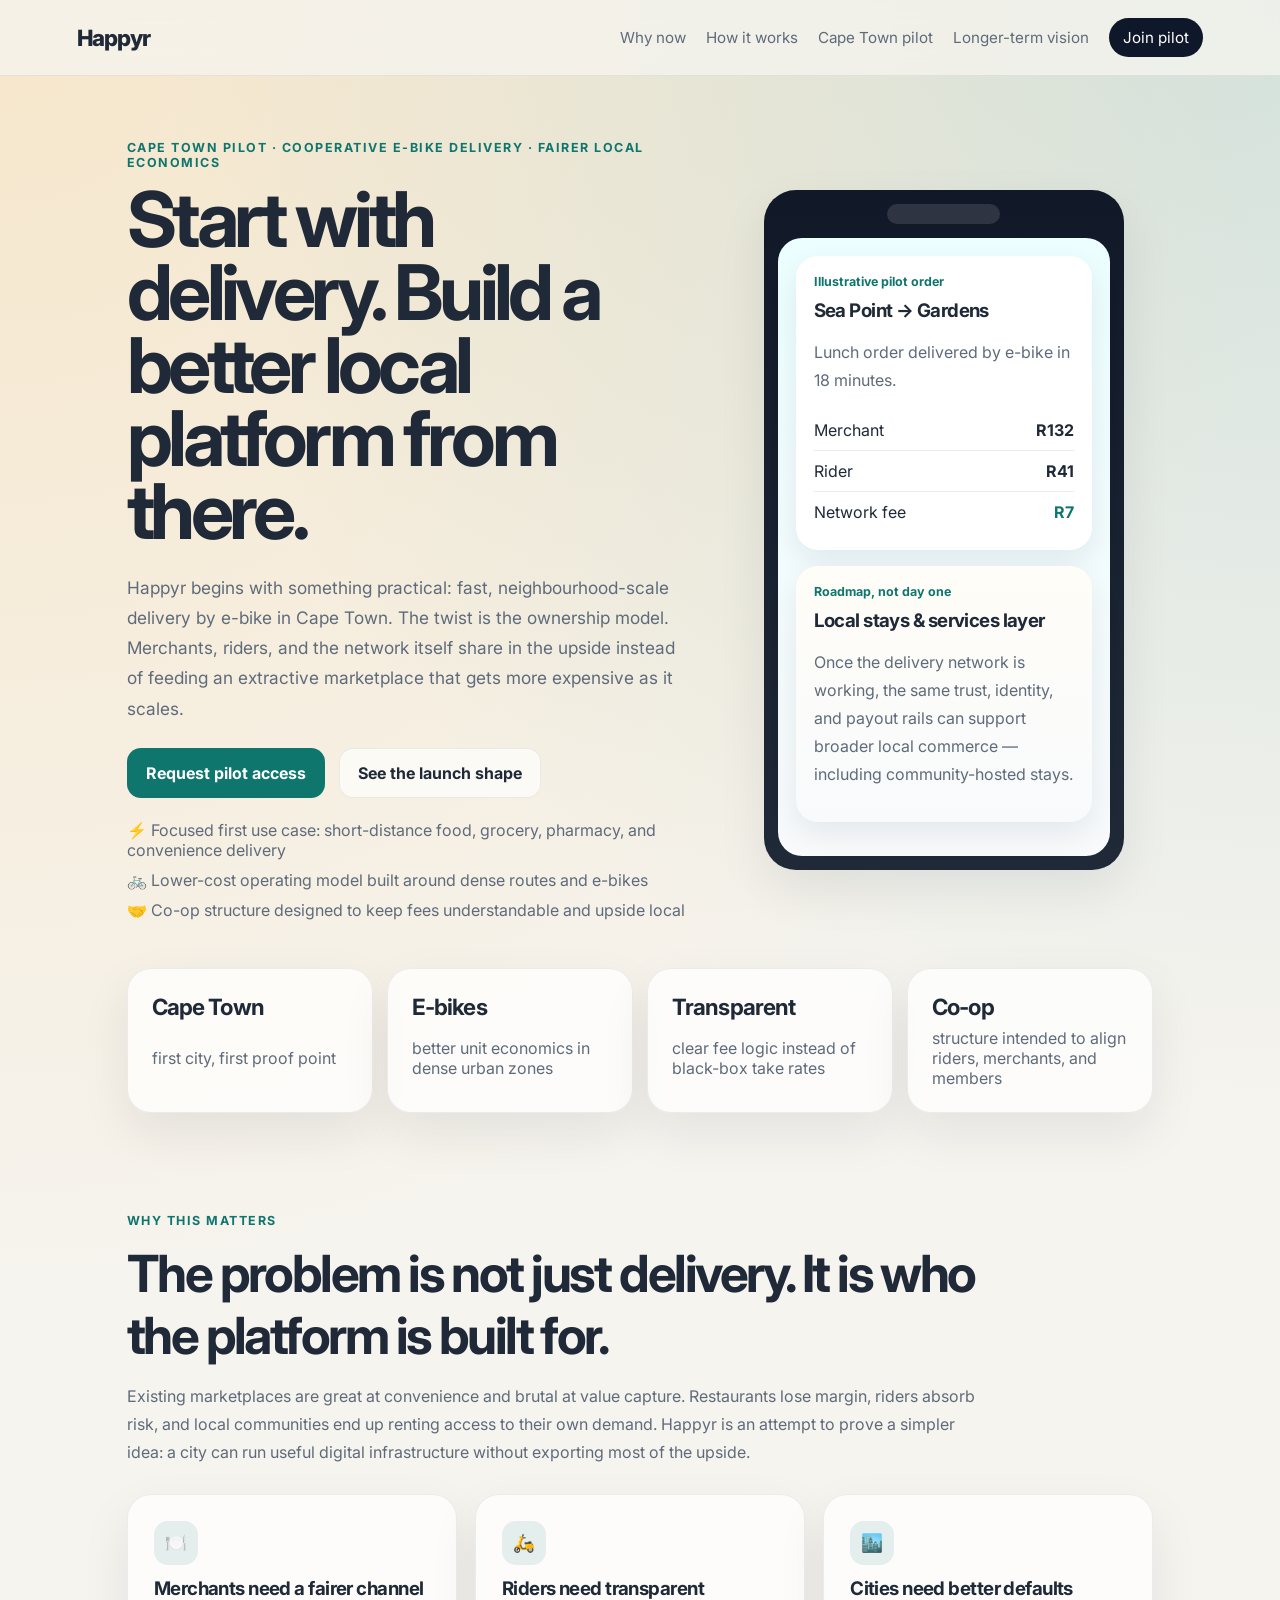
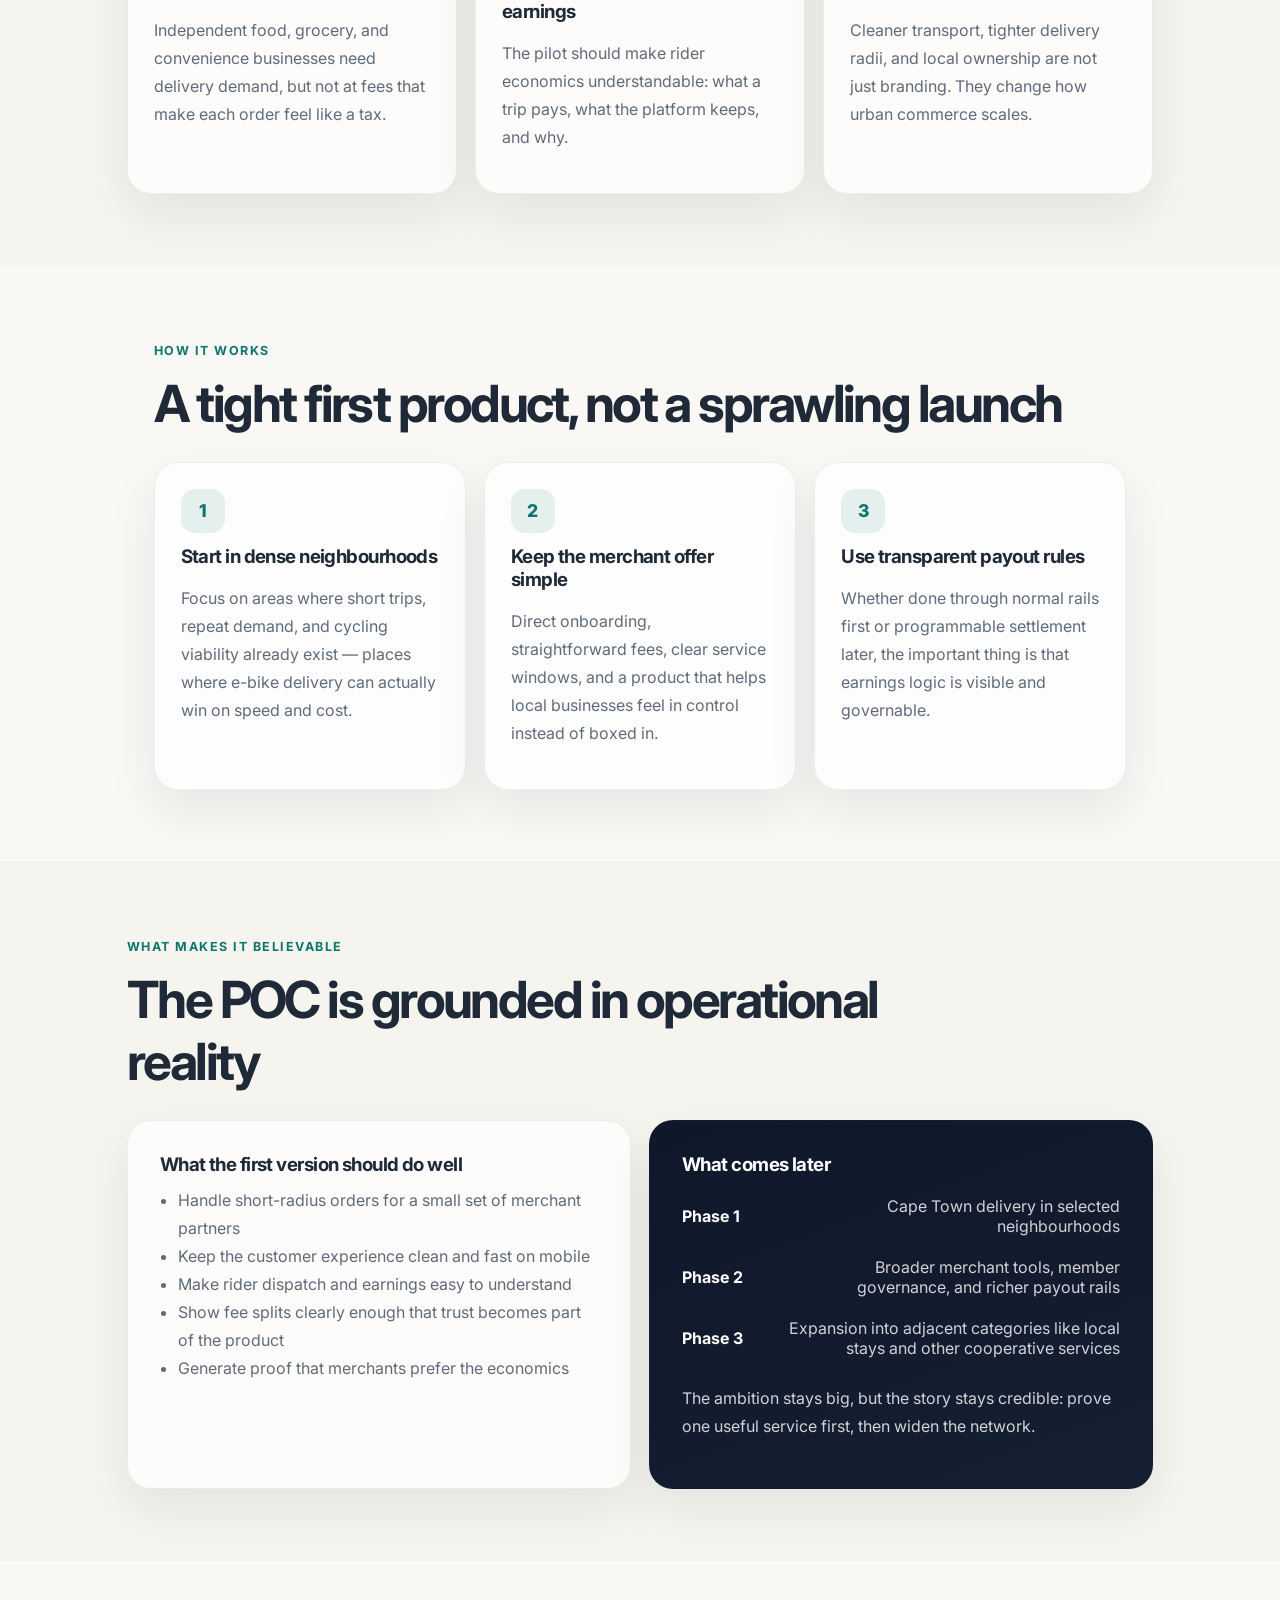
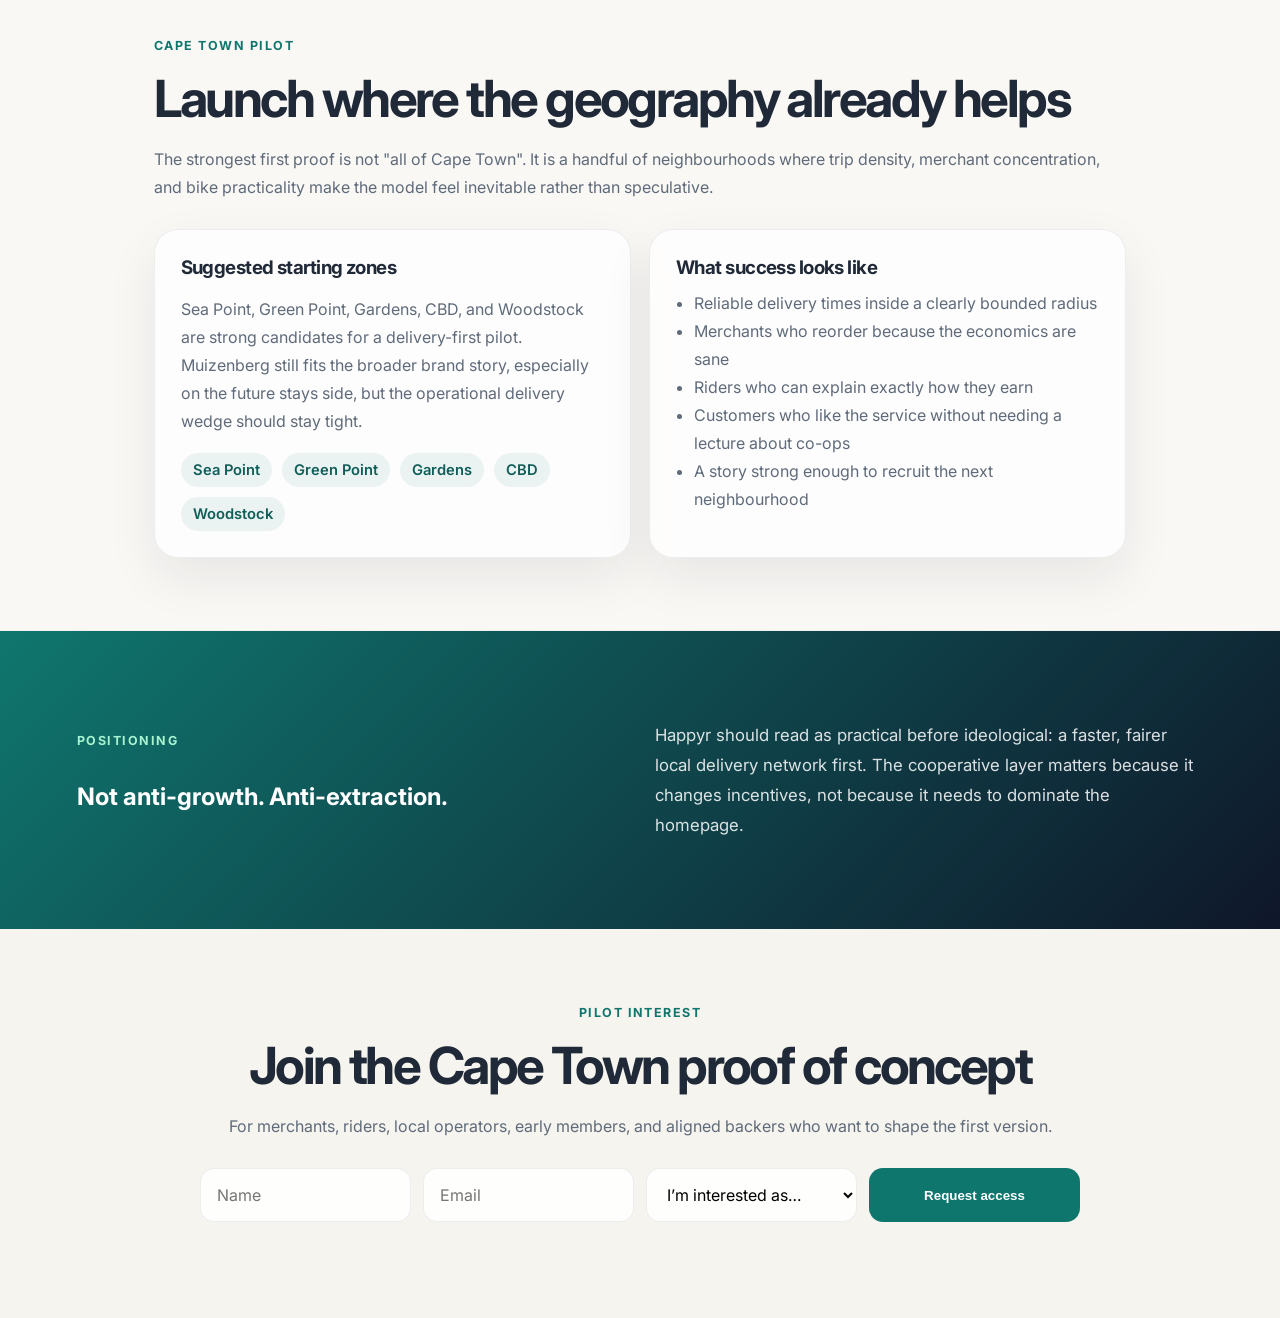
<file: happyr-poc/index.html>
<!DOCTYPE html>
<html lang="en">
<head>
  <meta charset="UTF-8" />
  <meta name="viewport" content="width=device-width, initial-scale=1.0" />
  <title>Happyr — Cape Town-first cooperative e-bike delivery</title>
  <meta name="description" content="Happyr is a Cape Town-first cooperative delivery platform using e-bikes, fairer fee design, and transparent payouts — with a broader roadmap into local commerce and stays." />
  <link rel="preconnect" href="https://fonts.googleapis.com">
  <link rel="preconnect" href="https://fonts.gstatic.com" crossorigin>
  <link href="https://fonts.googleapis.com/css2?family=Inter:wght@400;500;600;700;800&display=swap" rel="stylesheet">
  <link rel="stylesheet" href="styles.css" />
</head>
<body>
  <header class="topbar">
    <a class="brand" href="#top">Happyr</a>
    <nav>
      <a href="#problem">Why now</a>
      <a href="#how">How it works</a>
      <a href="#pilot">Cape Town pilot</a>
      <a href="vision.html">Longer-term vision</a>
      <a href="#join" class="nav-cta">Join pilot</a>
    </nav>
  </header>

  <main id="top">
    <section class="hero">
      <div class="hero-copy">
        <div class="eyebrow">Cape Town pilot · cooperative e-bike delivery · fairer local economics</div>
        <h1>Start with delivery. Build a better local platform from there.</h1>
        <p class="lead">
          Happyr begins with something practical: fast, neighbourhood-scale delivery by e-bike in Cape Town.
          The twist is the ownership model. Merchants, riders, and the network itself share in the upside instead
          of feeding an extractive marketplace that gets more expensive as it scales.
        </p>
        <div class="hero-actions">
          <a class="button primary" href="#join">Request pilot access</a>
          <a class="button secondary" href="#pilot">See the launch shape</a>
        </div>
        <ul class="hero-points">
          <li>⚡ Focused first use case: short-distance food, grocery, pharmacy, and convenience delivery</li>
          <li>🚲 Lower-cost operating model built around dense routes and e-bikes</li>
          <li>🤝 Co-op structure designed to keep fees understandable and upside local</li>
        </ul>
      </div>
      <div class="hero-card">
        <div class="phone">
          <div class="phone-top"></div>
          <div class="screen">
            <div class="screen-card order">
              <div class="screen-label">Illustrative pilot order</div>
              <h3>Sea Point → Gardens</h3>
              <p>Lunch order delivered by e-bike in 18 minutes.</p>
              <div class="payout">
                <span>Merchant</span><strong>R132</strong>
              </div>
              <div class="payout">
                <span>Rider</span><strong>R41</strong>
              </div>
              <div class="payout cooperative">
                <span>Network fee</span><strong>R7</strong>
              </div>
            </div>
            <div class="screen-card stay muted-card">
              <div class="screen-label">Roadmap, not day one</div>
              <h3>Local stays & services layer</h3>
              <p>
                Once the delivery network is working, the same trust, identity, and payout rails can support
                broader local commerce — including community-hosted stays.
              </p>
            </div>
          </div>
        </div>
      </div>
    </section>

    <section class="stats">
      <div><strong>Cape Town</strong><span>first city, first proof point</span></div>
      <div><strong>E-bikes</strong><span>better unit economics in dense urban zones</span></div>
      <div><strong>Transparent</strong><span>clear fee logic instead of black-box take rates</span></div>
      <div><strong>Co-op</strong><span>structure intended to align riders, merchants, and members</span></div>
    </section>

    <section id="problem" class="section">
      <div class="section-heading narrow">
        <span>Why this matters</span>
        <h2>The problem is not just delivery. It is who the platform is built for.</h2>
        <p>
          Existing marketplaces are great at convenience and brutal at value capture. Restaurants lose margin,
          riders absorb risk, and local communities end up renting access to their own demand. Happyr is an attempt
          to prove a simpler idea: a city can run useful digital infrastructure without exporting most of the upside.
        </p>
      </div>
      <div class="grid three">
        <article class="card">
          <div class="icon">🍽️</div>
          <h3>Merchants need a fairer channel</h3>
          <p>
            Independent food, grocery, and convenience businesses need delivery demand, but not at fees that make each order feel like a tax.
          </p>
        </article>
        <article class="card">
          <div class="icon">🛵</div>
          <h3>Riders need transparent earnings</h3>
          <p>
            The pilot should make rider economics understandable: what a trip pays, what the platform keeps, and why.
          </p>
        </article>
        <article class="card">
          <div class="icon">🏙️</div>
          <h3>Cities need better defaults</h3>
          <p>
            Cleaner transport, tighter delivery radii, and local ownership are not just branding. They change how urban commerce scales.
          </p>
        </article>
      </div>
    </section>

    <section id="how" class="section alt">
      <div class="section-heading">
        <span>How it works</span>
        <h2>A tight first product, not a sprawling launch</h2>
      </div>
      <div class="grid three">
        <article class="card">
          <div class="icon">1</div>
          <h3>Start in dense neighbourhoods</h3>
          <p>
            Focus on areas where short trips, repeat demand, and cycling viability already exist — places where e-bike delivery can actually win on speed and cost.
          </p>
        </article>
        <article class="card">
          <div class="icon">2</div>
          <h3>Keep the merchant offer simple</h3>
          <p>
            Direct onboarding, straightforward fees, clear service windows, and a product that helps local businesses feel in control instead of boxed in.
          </p>
        </article>
        <article class="card">
          <div class="icon">3</div>
          <h3>Use transparent payout rules</h3>
          <p>
            Whether done through normal rails first or programmable settlement later, the important thing is that earnings logic is visible and governable.
          </p>
        </article>
      </div>
    </section>

    <section class="section">
      <div class="section-heading">
        <span>What makes it believable</span>
        <h2>The POC is grounded in operational reality</h2>
      </div>
      <div class="split">
        <div class="card large">
          <h3>What the first version should do well</h3>
          <ul class="checklist">
            <li>Handle short-radius orders for a small set of merchant partners</li>
            <li>Keep the customer experience clean and fast on mobile</li>
            <li>Make rider dispatch and earnings easy to understand</li>
            <li>Show fee splits clearly enough that trust becomes part of the product</li>
            <li>Generate proof that merchants prefer the economics</li>
          </ul>
        </div>
        <div class="card large dark">
          <h3>What comes later</h3>
          <div class="roadmap-list">
            <div>
              <strong>Phase 1</strong>
              <span>Cape Town delivery in selected neighbourhoods</span>
            </div>
            <div>
              <strong>Phase 2</strong>
              <span>Broader merchant tools, member governance, and richer payout rails</span>
            </div>
            <div>
              <strong>Phase 3</strong>
              <span>Expansion into adjacent categories like local stays and other cooperative services</span>
            </div>
          </div>
          <p class="small">
            The ambition stays big, but the story stays credible: prove one useful service first, then widen the network.
          </p>
        </div>
      </div>
    </section>

    <section id="pilot" class="section alt">
      <div class="section-heading">
        <span>Cape Town pilot</span>
        <h2>Launch where the geography already helps</h2>
        <p>
          The strongest first proof is not "all of Cape Town". It is a handful of neighbourhoods where trip density,
          merchant concentration, and bike practicality make the model feel inevitable rather than speculative.
        </p>
      </div>
      <div class="grid two">
        <article class="card">
          <h3>Suggested starting zones</h3>
          <p>
            Sea Point, Green Point, Gardens, CBD, and Woodstock are strong candidates for a delivery-first pilot.
            Muizenberg still fits the broader brand story, especially on the future stays side, but the operational delivery wedge should stay tight.
          </p>
          <div class="tag-row">
            <span>Sea Point</span>
            <span>Green Point</span>
            <span>Gardens</span>
            <span>CBD</span>
            <span>Woodstock</span>
          </div>
        </article>
        <article class="card">
          <h3>What success looks like</h3>
          <ul class="checklist">
            <li>Reliable delivery times inside a clearly bounded radius</li>
            <li>Merchants who reorder because the economics are sane</li>
            <li>Riders who can explain exactly how they earn</li>
            <li>Customers who like the service without needing a lecture about co-ops</li>
            <li>A story strong enough to recruit the next neighbourhood</li>
          </ul>
        </article>
      </div>
    </section>

    <section class="section pitch-band">
      <div>
        <span class="eyebrow">Positioning</span>
        <h2>Not anti-growth. Anti-extraction.</h2>
      </div>
      <p>
        Happyr should read as practical before ideological: a faster, fairer local delivery network first.
        The cooperative layer matters because it changes incentives, not because it needs to dominate the homepage.
      </p>
    </section>

    <section id="join" class="section join">
      <div class="section-heading centered narrow">
        <span>Pilot interest</span>
        <h2>Join the Cape Town proof of concept</h2>
        <p>For merchants, riders, local operators, early members, and aligned backers who want to shape the first version.</p>
      </div>
      <form class="signup" onsubmit="event.preventDefault(); document.getElementById('thanks').hidden = false;">
        <input type="text" placeholder="Name" aria-label="Name" />
        <input type="email" placeholder="Email" aria-label="Email" />
        <select aria-label="I am a">
          <option>I’m interested as…</option>
          <option>Merchant</option>
          <option>Rider</option>
          <option>Local operator</option>
          <option>Investor / funder</option>
          <option>Co-op member</option>
        </select>
        <button class="button primary" type="submit">Request access</button>
      </form>
      <p id="thanks" class="thanks" hidden>
        Thanks — this is still a lightweight static POC, but the pilot capture flow now matches the sharper story.
      </p>
    </section>
  </main>
</body>
</html>
</file>
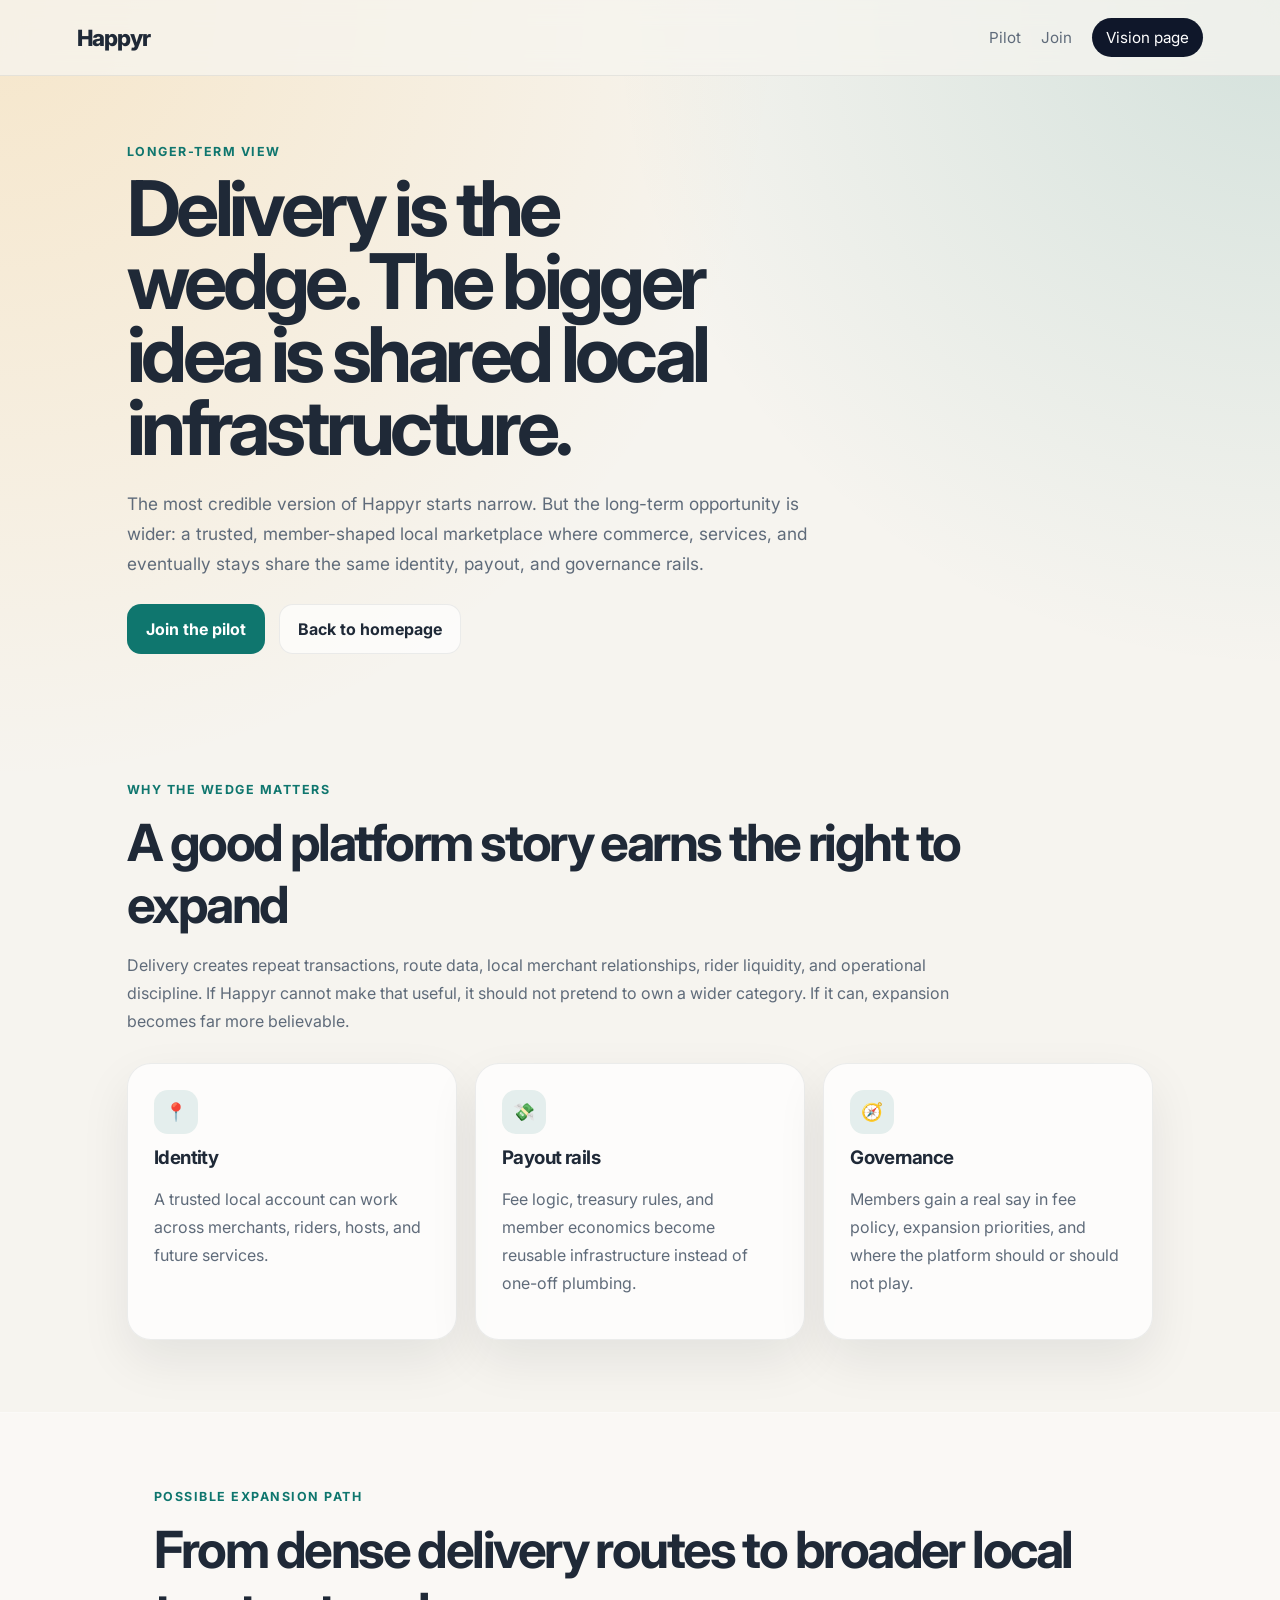
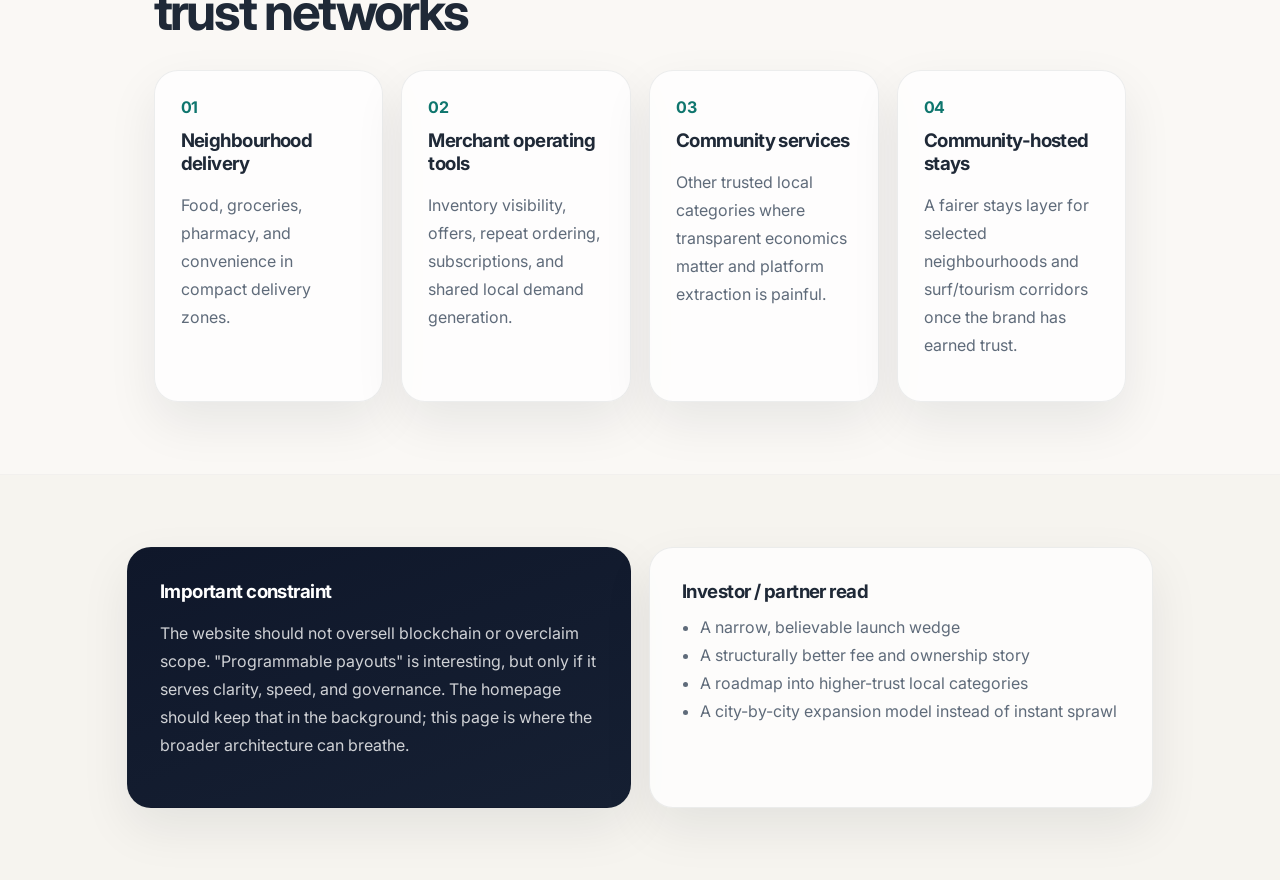
<file: happyr-poc/vision.html>
<!DOCTYPE html>
<html lang="en">
<head>
  <meta charset="UTF-8" />
  <meta name="viewport" content="width=device-width, initial-scale=1.0" />
  <title>Happyr vision — from delivery wedge to local cooperative platform</title>
  <meta name="description" content="How Happyr can grow from a Cape Town delivery wedge into broader cooperative local commerce, including stays and programmable payouts." />
  <link rel="preconnect" href="https://fonts.googleapis.com">
  <link rel="preconnect" href="https://fonts.gstatic.com" crossorigin>
  <link href="https://fonts.googleapis.com/css2?family=Inter:wght@400;500;600;700;800&display=swap" rel="stylesheet">
  <link rel="stylesheet" href="styles.css" />
</head>
<body>
  <header class="topbar">
    <a class="brand" href="index.html">Happyr</a>
    <nav>
      <a href="index.html#pilot">Pilot</a>
      <a href="index.html#join">Join</a>
      <a href="vision.html" class="nav-cta">Vision page</a>
    </nav>
  </header>

  <main>
    <section class="hero page-hero compact-hero">
      <div class="hero-copy">
        <div class="eyebrow">Longer-term view</div>
        <h1>Delivery is the wedge. The bigger idea is shared local infrastructure.</h1>
        <p class="lead">
          The most credible version of Happyr starts narrow. But the long-term opportunity is wider: a trusted,
          member-shaped local marketplace where commerce, services, and eventually stays share the same identity,
          payout, and governance rails.
        </p>
        <div class="hero-actions">
          <a class="button primary" href="index.html#join">Join the pilot</a>
          <a class="button secondary" href="index.html">Back to homepage</a>
        </div>
      </div>
    </section>

    <section class="section">
      <div class="section-heading narrow">
        <span>Why the wedge matters</span>
        <h2>A good platform story earns the right to expand</h2>
        <p>
          Delivery creates repeat transactions, route data, local merchant relationships, rider liquidity, and operational discipline.
          If Happyr cannot make that useful, it should not pretend to own a wider category. If it can, expansion becomes far more believable.
        </p>
      </div>
      <div class="grid three">
        <article class="card">
          <div class="icon">📍</div>
          <h3>Identity</h3>
          <p>A trusted local account can work across merchants, riders, hosts, and future services.</p>
        </article>
        <article class="card">
          <div class="icon">💸</div>
          <h3>Payout rails</h3>
          <p>Fee logic, treasury rules, and member economics become reusable infrastructure instead of one-off plumbing.</p>
        </article>
        <article class="card">
          <div class="icon">🧭</div>
          <h3>Governance</h3>
          <p>Members gain a real say in fee policy, expansion priorities, and where the platform should or should not play.</p>
        </article>
      </div>
    </section>

    <section class="section alt">
      <div class="section-heading">
        <span>Possible expansion path</span>
        <h2>From dense delivery routes to broader local trust networks</h2>
      </div>
      <div class="timeline">
        <article class="timeline-item card">
          <strong>01</strong>
          <h3>Neighbourhood delivery</h3>
          <p>Food, groceries, pharmacy, and convenience in compact delivery zones.</p>
        </article>
        <article class="timeline-item card">
          <strong>02</strong>
          <h3>Merchant operating tools</h3>
          <p>Inventory visibility, offers, repeat ordering, subscriptions, and shared local demand generation.</p>
        </article>
        <article class="timeline-item card">
          <strong>03</strong>
          <h3>Community services</h3>
          <p>Other trusted local categories where transparent economics matter and platform extraction is painful.</p>
        </article>
        <article class="timeline-item card">
          <strong>04</strong>
          <h3>Community-hosted stays</h3>
          <p>A fairer stays layer for selected neighbourhoods and surf/tourism corridors once the brand has earned trust.</p>
        </article>
      </div>
    </section>

    <section class="section">
      <div class="split">
        <div class="card large dark">
          <h3>Important constraint</h3>
          <p>
            The website should not oversell blockchain or overclaim scope. "Programmable payouts" is interesting,
            but only if it serves clarity, speed, and governance. The homepage should keep that in the background;
            this page is where the broader architecture can breathe.
          </p>
        </div>
        <div class="card large">
          <h3>Investor / partner read</h3>
          <ul class="checklist">
            <li>A narrow, believable launch wedge</li>
            <li>A structurally better fee and ownership story</li>
            <li>A roadmap into higher-trust local categories</li>
            <li>A city-by-city expansion model instead of instant sprawl</li>
          </ul>
        </div>
      </div>
    </section>
  </main>
</body>
</html>
</file>
<file: happyr-poc/styles.css>
:root {
  --bg: #f6f4ef;
  --surface: rgba(255,255,255,0.74);
  --surface-strong: rgba(255,255,255,0.9);
  --text: #1f2937;
  --muted: #5f6b7a;
  --line: rgba(31,41,55,0.08);
  --primary: #0f766e;
  --primary-dark: #115e59;
  --accent: #f59e0b;
  --dark: #0f172a;
  --dark-soft: #162033;
  --shadow: 0 20px 50px rgba(15, 23, 42, 0.08);
  --radius: 24px;
  --max: 1180px;
}

* { box-sizing: border-box; }
html { scroll-behavior: smooth; }
body {
  margin: 0;
  font-family: "Inter", sans-serif;
  color: var(--text);
  background:
    radial-gradient(circle at top left, rgba(245, 158, 11, 0.16), transparent 28%),
    radial-gradient(circle at top right, rgba(15, 118, 110, 0.15), transparent 24%),
    var(--bg);
}

a { color: inherit; text-decoration: none; }

.topbar {
  position: sticky;
  top: 0;
  z-index: 10;
  display: flex;
  justify-content: space-between;
  align-items: center;
  padding: 18px 6vw;
  backdrop-filter: blur(12px);
  background: rgba(246, 244, 239, 0.75);
  border-bottom: 1px solid var(--line);
}

.brand {
  font-size: 1.4rem;
  font-weight: 800;
  letter-spacing: -0.04em;
}

nav {
  display: flex;
  align-items: center;
  gap: 20px;
  font-size: 0.95rem;
  color: var(--muted);
}

nav a:hover { color: var(--text); }

.nav-cta {
  color: white;
  background: var(--dark);
  padding: 10px 14px;
  border-radius: 999px;
}

.hero {
  max-width: var(--max);
  margin: 0 auto;
  display: grid;
  grid-template-columns: 1.2fr 0.9fr;
  gap: 48px;
  align-items: center;
  padding: 64px 6vw 48px;
}

.page-hero {
  grid-template-columns: 1fr;
}

.compact-hero {
  padding-bottom: 30px;
}

.eyebrow, .section-heading span {
  display: inline-block;
  text-transform: uppercase;
  letter-spacing: 0.12em;
  font-size: 0.78rem;
  font-weight: 700;
  color: var(--primary);
  margin-bottom: 14px;
}

h1 {
  margin: 0;
  font-size: clamp(2.8rem, 6vw, 5.4rem);
  line-height: 0.95;
  letter-spacing: -0.06em;
  max-width: 11ch;
}

.page-hero h1 {
  max-width: 12ch;
}

.lead {
  font-size: 1.08rem;
  line-height: 1.75;
  color: var(--muted);
  max-width: 62ch;
  margin: 24px 0;
}

.hero-actions {
  display: flex;
  gap: 14px;
  flex-wrap: wrap;
  margin-bottom: 22px;
}

.button {
  display: inline-flex;
  align-items: center;
  justify-content: center;
  padding: 14px 18px;
  border-radius: 14px;
  font-weight: 700;
  border: 1px solid transparent;
  transition: 180ms ease;
}

.button.primary { background: var(--primary); color: white; }
.button.primary:hover { background: var(--primary-dark); transform: translateY(-1px); }
.button.secondary {
  border-color: var(--line);
  background: rgba(255,255,255,0.65);
}
.button.secondary:hover {
  background: var(--surface-strong);
}

.hero-points {
  list-style: none;
  padding: 0;
  margin: 18px 0 0;
  color: var(--muted);
  display: grid;
  gap: 10px;
}

.hero-card { display: flex; justify-content: center; }
.phone {
  width: min(360px, 100%);
  background: linear-gradient(180deg, #111827, #1f2937);
  border-radius: 32px;
  padding: 14px;
  box-shadow: var(--shadow);
}
.phone-top {
  width: 34%;
  height: 20px;
  border-radius: 999px;
  background: rgba(255,255,255,0.12);
  margin: 0 auto 14px;
}
.screen {
  background: linear-gradient(180deg, #ecfeff, #f8fafc);
  border-radius: 24px;
  padding: 18px;
  min-height: 560px;
}
.screen-card {
  background: white;
  border-radius: 22px;
  padding: 18px;
  box-shadow: 0 12px 30px rgba(15, 23, 42, 0.08);
  margin-bottom: 16px;
}
.muted-card {
  background: linear-gradient(180deg, #fffdf7, #f8fafc);
}
.screen-card h3,
.card h3 {
  margin-top: 0;
  margin-bottom: 10px;
  letter-spacing: -0.03em;
}
.screen-card p,
.card p,
.card li {
  color: var(--muted);
  line-height: 1.75;
}
.screen-label {
  font-size: 0.78rem;
  font-weight: 700;
  color: var(--primary);
  margin-bottom: 10px;
}
.payout, .formula div, .roadmap-list div {
  display: flex;
  justify-content: space-between;
  align-items: center;
  gap: 20px;
  padding: 10px 0;
  border-bottom: 1px solid rgba(15, 23, 42, 0.08);
}
.payout:last-child,
.formula div:last-child,
.roadmap-list div:last-child { border-bottom: 0; }
.cooperative strong { color: var(--primary); }

.stats {
  max-width: var(--max);
  margin: 0 auto;
  display: grid;
  grid-template-columns: repeat(4, 1fr);
  gap: 14px;
  padding: 0 6vw 24px;
}
.stats div, .card {
  background: var(--surface);
  border: 1px solid var(--line);
  border-radius: var(--radius);
  box-shadow: var(--shadow);
}
.stats div {
  padding: 24px;
  display: grid;
  gap: 8px;
}
.stats strong {
  font-size: 1.4rem;
  letter-spacing: -0.04em;
}
.stats span { color: var(--muted); }

.section {
  max-width: var(--max);
  margin: 0 auto;
  padding: 72px 6vw;
}
.section.alt {
  background: rgba(255,255,255,0.36);
  border-top: 1px solid rgba(255,255,255,0.38);
  border-bottom: 1px solid rgba(31,41,55,0.04);
  max-width: 100%;
}
.section.alt > * {
  max-width: var(--max);
  margin-left: auto;
  margin-right: auto;
  padding-left: 6vw;
  padding-right: 6vw;
}
.section-heading { max-width: 780px; margin-bottom: 28px; }
.section-heading.narrow { max-width: 860px; }
.section-heading h2 {
  margin: 0;
  font-size: clamp(2rem, 4vw, 3.5rem);
  letter-spacing: -0.05em;
}
.section-heading p { color: var(--muted); line-height: 1.75; }
.centered { text-align: center; margin-inline: auto; }

.grid { display: grid; gap: 18px; }
.grid.three { grid-template-columns: repeat(3, 1fr); }
.grid.two { grid-template-columns: repeat(2, 1fr); }
.card {
  padding: 26px;
}
.card.large { padding: 32px; }
.card.dark {
  background: linear-gradient(160deg, var(--dark), var(--dark-soft));
  color: white;
}
.card.dark p,
.card.dark li,
.card.dark span,
.card.dark .small { color: rgba(255,255,255,0.8); }
.icon {
  width: 44px;
  height: 44px;
  display: inline-grid;
  place-items: center;
  border-radius: 14px;
  background: rgba(15, 118, 110, 0.1);
  color: var(--primary);
  font-size: 1.1rem;
  font-weight: 800;
  margin-bottom: 12px;
}

.split {
  display: grid;
  grid-template-columns: 1fr 1fr;
  gap: 18px;
}
.checklist {
  margin: 0;
  padding-left: 18px;
}
.roadmap-list strong {
  display: block;
  min-width: 80px;
}
.roadmap-list span {
  text-align: right;
}
.tag-row {
  display: flex;
  flex-wrap: wrap;
  gap: 10px;
  margin-top: 18px;
}
.tag-row span {
  padding: 8px 12px;
  border-radius: 999px;
  background: rgba(15, 118, 110, 0.08);
  color: var(--primary-dark);
  font-weight: 600;
  font-size: 0.92rem;
}
.pitch-band {
  max-width: 100%;
  display: grid;
  grid-template-columns: 1fr 1fr;
  gap: 30px;
  align-items: center;
  background: linear-gradient(135deg, #0f766e, #0f172a);
  color: white;
}
.pitch-band > * {
  max-width: calc(var(--max) / 2);
}
.pitch-band .eyebrow { color: #a7f3d0; }
.pitch-band p { color: rgba(255,255,255,0.85); font-size: 1.05rem; line-height: 1.8; }

.join { padding-bottom: 96px; }
.signup {
  max-width: 880px;
  margin: 0 auto;
  display: grid;
  grid-template-columns: repeat(4, 1fr);
  gap: 12px;
}
input, select {
  width: 100%;
  padding: 15px 16px;
  border-radius: 14px;
  border: 1px solid var(--line);
  background: rgba(255,255,255,0.85);
  font: inherit;
}
input:focus, select:focus {
  outline: 2px solid rgba(15, 118, 110, 0.18);
  border-color: rgba(15, 118, 110, 0.35);
}
.thanks {
  text-align: center;
  color: var(--primary-dark);
  margin-top: 16px;
  font-weight: 600;
}
.timeline {
  display: grid;
  grid-template-columns: repeat(4, 1fr);
  gap: 18px;
}
.timeline-item strong {
  display: inline-block;
  color: var(--primary);
  margin-bottom: 12px;
  letter-spacing: -0.03em;
}

@media (max-width: 1100px) {
  .timeline,
  .stats {
    grid-template-columns: repeat(2, 1fr);
  }
}

@media (max-width: 980px) {
  .hero,
  .split,
  .pitch-band,
  .grid.three,
  .grid.two,
  .signup,
  .timeline {
    grid-template-columns: 1fr;
  }

  .section.alt > *,
  .section,
  .hero,
  .stats,
  .topbar {
    padding-left: 5vw;
    padding-right: 5vw;
  }

  nav {
    display: none;
  }

  .hero {
    padding-top: 36px;
  }

  h1,
  .page-hero h1 { max-width: none; }

  .pitch-band > * {
    max-width: none;
  }
}

@media (max-width: 640px) {
  .stats {
    grid-template-columns: 1fr;
  }

  .phone {
    width: 100%;
  }

  .screen {
    min-height: auto;
  }
}
</file>
